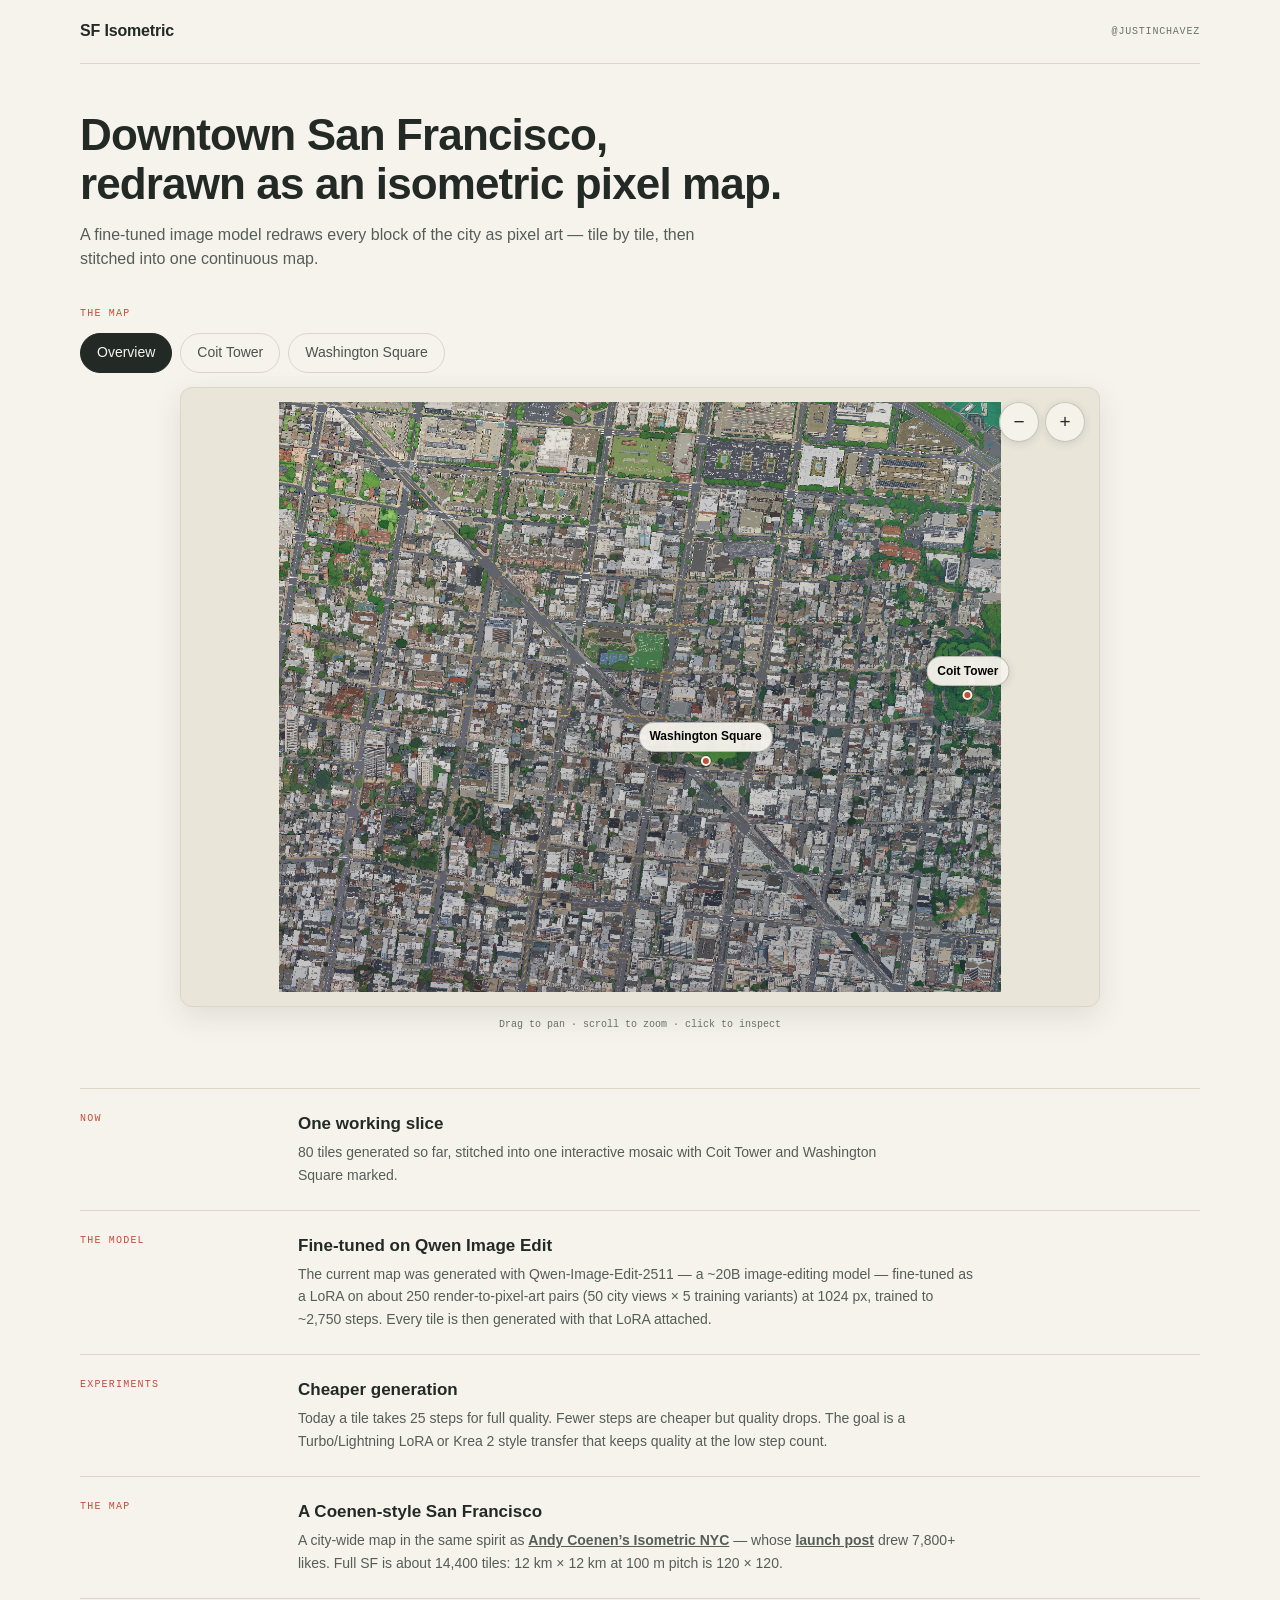
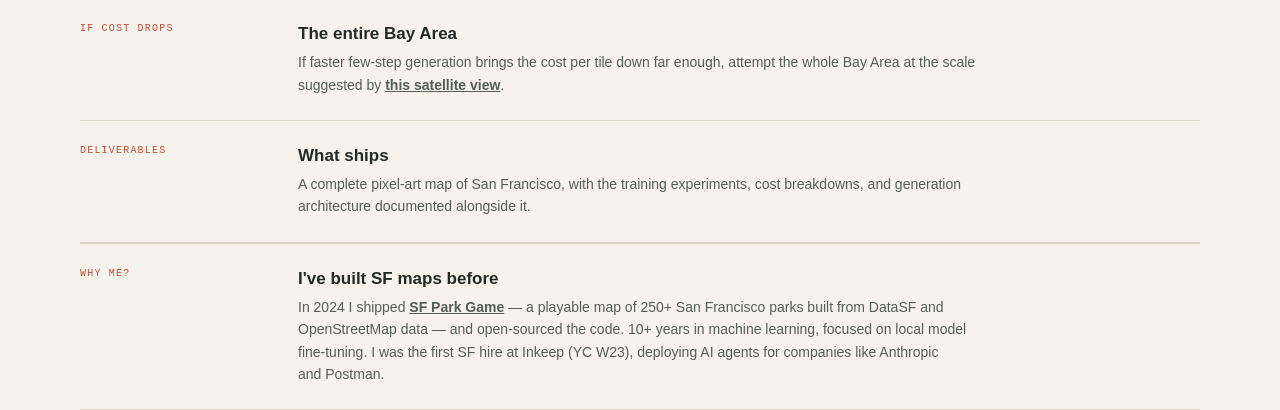
<file: pitch/index.html>
<!doctype html>
<html lang="en">
<head>
  <meta charset="UTF-8">
  <meta name="viewport" content="width=device-width, initial-scale=1">
  <meta name="description" content="SF Isometric — downtown San Francisco redrawn as an isometric map, tile by tile.">
  <title>SF Isometric</title>
  <link rel="stylesheet" href="styles.css">
  <script src="app.js" defer></script>
</head>
<body>
  <header class="site-header">
    <a class="wordmark" href="#top">SF Isometric</a>
    <a class="chip social" href="https://x.com/justinchavez" target="_blank" rel="noreferrer">@justinchavez</a>
  </header>

  <main id="top">
    <section class="intro">
      <h1>Downtown San Francisco, redrawn as an isometric pixel map.</h1>
      <p class="lede">A fine-tuned image model redraws every block of the city as pixel art — tile by tile, then stitched into one continuous map.</p>
    </section>

    <section class="map-section" aria-label="Interactive map">
      <div class="map-topline">
        <p class="section-label">The map</p>
      </div>

      <nav class="place-nav" aria-label="Jump to a place">
        <button type="button" class="place-button is-active" data-map-action="fit" aria-pressed="true">Overview</button>
        <button type="button" class="place-button" data-map-landmark="coit" aria-pressed="false">Coit Tower</button>
        <button type="button" class="place-button" data-map-landmark="washington" aria-pressed="false">Washington Square</button>
      </nav>

      <div class="map-canvas">
        <div id="map-viewport" class="map-viewport" role="application" aria-label="Interactive map of downtown San Francisco. Drag to pan, scroll to zoom, click a quadrant to inspect it.">
          <div id="map-stage" class="map-stage"></div>

          <button class="map-marker" type="button" data-map-landmark="coit" data-map-x="5376" data-map-y="2304" aria-label="Zoom to Coit Tower">
            <span>Coit Tower</span><i></i>
          </button>
          <button class="map-marker" type="button" data-map-landmark="washington" data-map-x="3328" data-map-y="2816" aria-label="Zoom to Washington Square">
            <span>Washington Square</span><i></i>
          </button>

          <div class="map-controls" aria-label="Zoom controls">
            <button type="button" data-map-action="out" aria-label="Zoom out">−</button>
            <button type="button" data-map-action="in" aria-label="Zoom in">+</button>
          </div>
        </div>
      </div>

      <p class="map-hint">Drag to pan · scroll to zoom · click to inspect</p>
    </section>

    <section class="strategy" aria-label="Strategy">
      <article>
        <p class="section-label">Now</p>
        <div>
          <h2>One working slice</h2>
          <p>80 tiles generated so far, stitched into one interactive mosaic with Coit Tower and Washington Square marked.</p>
        </div>
      </article>

      <article>
        <p class="section-label">The model</p>
        <div>
          <h2>Fine-tuned on Qwen Image Edit</h2>
          <p>The current map was generated with Qwen-Image-Edit-2511 — a ~20B image-editing model — fine-tuned as a LoRA on about 250 render-to-pixel-art pairs (50 city views × 5 training variants) at 1024 px, trained to ~2,750 steps. Every tile is then generated with that LoRA attached.</p>
        </div>
      </article>

      <article>
        <p class="section-label">Experiments</p>
        <div>
          <h2>Cheaper generation</h2>
          <p>Today a tile takes 25 steps for full quality. Fewer steps are cheaper but quality drops. The goal is a Turbo/Lightning LoRA or Krea 2 style transfer that keeps quality at the low step count.</p>
        </div>
      </article>

      <article>
        <p class="section-label">The map</p>
        <div>
          <h2>A Coenen-style San Francisco</h2>
          <p>A city-wide map in the same spirit as <a href="https://isometric.nyc/" target="_blank" rel="noreferrer">Andy Coenen’s Isometric NYC</a> — whose <a href="https://x.com/_coenen/status/2014359718697799989" target="_blank" rel="noreferrer">launch post</a> drew 7,800+ likes. Full SF is about 14,400 tiles: 12 km × 12 km at 100 m pitch is 120 × 120.</p>
        </div>
      </article>

      <article>
        <p class="section-label">If cost drops</p>
        <div>
          <h2>The entire Bay Area</h2>
          <p>If faster few-step generation brings the cost per tile down far enough, attempt the whole Bay Area at the scale suggested by <a href="https://www.reddit.com/r/interestingasfuck/comments/1p6v65l/sf_bay_seen_from_400_mi_away_worldview3_satellite/" target="_blank" rel="noreferrer">this satellite view</a>.</p>
        </div>
      </article>

      <article>
        <p class="section-label">Deliverables</p>
        <div>
          <h2>What ships</h2>
          <p>A complete pixel-art map of San Francisco, with the training experiments, cost breakdowns, and generation architecture documented alongside it.</p>
        </div>
      </article>
    </section>

    <section class="strategy" aria-label="Why me">
      <article>
        <p class="section-label">Why me?</p>
        <div>
          <h2>I've built SF maps before</h2>
          <p>In 2024 I shipped <a href="https://x.com/justinchavez/status/1776285549067919564" target="_blank" rel="noreferrer">SF Park Game</a> — a playable map of 250+ San Francisco parks built from DataSF and OpenStreetMap data — and open-sourced the code. 10+ years in machine learning, focused on local model fine-tuning. I was the first SF hire at Inkeep (YC W23), deploying AI agents for companies like Anthropic and Postman.</p>
        </div>
      </article>
    </section>
  </main>

  <dialog id="lightbox" class="lightbox">
    <button id="lightbox-close" class="lightbox-close" aria-label="Close">×</button>
    <img id="lightbox-image" alt="">
    <p id="lightbox-caption"></p>
  </dialog>
</body>
</html>
</file>
<file: pitch/styles.css>
:root {
  --paper: #f6f3ec;
  --ink: #232a26;
  --muted: #6b736d;
  --faint: #9aa09b;
  --line: #dcd6c9;
  --accent: #c14e39;
  --wash: #e9e5d9;
  --shadow: 0 10px 30px rgba(35, 42, 38, .10);
  --sans: -apple-system, BlinkMacSystemFont, "Segoe UI", Roboto, Helvetica, Arial, sans-serif;
  --mono: ui-monospace, "SF Mono", SFMono-Regular, Menlo, Consolas, monospace;
}

* { box-sizing: border-box; }
html { scroll-behavior: smooth; }
body {
  margin: 0;
  background: var(--paper);
  color: var(--ink);
  font-family: var(--sans);
  font-size: 15px;
  line-height: 1.55;
  -webkit-font-smoothing: antialiased;
}
button { font: inherit; }
a { color: inherit; }
a:hover { color: var(--accent); }
h1, h2, p { margin-top: 0; }
button:focus-visible, a:focus-visible { outline: 2px solid var(--accent); outline-offset: 2px; }

.site-header,
main,
.site-footer {
  width: min(1120px, calc(100% - 48px));
  margin-inline: auto;
}

.site-header {
  min-height: 64px;
  display: flex;
  align-items: center;
  justify-content: space-between;
  border-bottom: 1px solid var(--line);
}
.wordmark {
  font-size: 16px;
  font-weight: 700;
  letter-spacing: -.01em;
  text-decoration: none;
}
.chip {
  display: inline-flex;
  align-items: center;
  gap: 7px;
  color: var(--muted);
  font: 10px var(--mono);
  letter-spacing: .08em;
  text-transform: uppercase;
  text-decoration: none;
}
.chip.social:hover { color: var(--accent); }
.dot {
  display: inline-block;
  flex: none;
  width: 7px;
  height: 7px;
  border-radius: 50%;
  background: var(--accent);
}
.dot.ready { background: #4e8a5e; }

.intro { max-width: 780px; padding: 46px 0 32px; }
h1 {
  margin-bottom: 0;
  font-size: clamp(28px, 4.2vw, 44px);
  font-weight: 700;
  line-height: 1.12;
  letter-spacing: -.02em;
  text-wrap: balance;
}
.lede {
  max-width: 640px;
  margin: 14px 0 0;
  color: #555d57;
  font-size: 16px;
}

.map-section { padding: 4px 0 58px; }
.map-topline {
  display: flex;
  align-items: baseline;
  justify-content: space-between;
  gap: 16px;
  margin-bottom: 14px;
}
.section-label {
  margin: 0;
  color: var(--accent);
  font: 10px var(--mono);
  letter-spacing: .12em;
  text-transform: uppercase;
}
.map-caption { margin: 0; color: var(--muted); font: 11px var(--mono); }

.place-nav {
  display: flex;
  flex-wrap: wrap;
  gap: 8px;
  margin-bottom: 14px;
}
.place-button {
  min-height: 40px;
  padding: 0 16px;
  border: 1px solid var(--line);
  border-radius: 999px;
  background: transparent;
  color: #4a534d;
  font-size: 14px;
  cursor: pointer;
}
.place-button:hover { border-color: var(--faint); background: rgba(255, 255, 255, .5); }
.place-button.is-active {
  border-color: var(--ink);
  background: var(--ink);
  color: var(--paper);
}

.map-canvas { width: min(100%, 920px); margin-inline: auto; }
.map-viewport {
  position: relative;
  height: min(72vh, 620px);
  min-height: 400px;
  overflow: hidden;
  border: 1px solid var(--line);
  border-radius: 12px;
  background: var(--wash);
  box-shadow: var(--shadow);
  cursor: grab;
  touch-action: none;
  user-select: none;
  -webkit-user-select: none;
}
.map-viewport.is-dragging { cursor: grabbing; }
.map-stage {
  position: absolute;
  top: 0;
  left: 0;
  transform-origin: 0 0;
  user-select: none;
  -webkit-user-select: none;
  will-change: transform;
}
.map-viewport.is-animating .map-stage {
  transition: transform 480ms cubic-bezier(.22, .75, .25, 1);
}
.quadrant {
  position: absolute;
  width: 512px;
  height: 512px;
  image-rendering: pixelated;
  pointer-events: none;
  user-select: none;
  -webkit-user-select: none;
  -webkit-user-drag: none;
}

/* Landmark labels live on the map itself, anchored at their real position. */
.map-marker {
  position: absolute;
  z-index: 3;
  display: grid;
  justify-items: center;
  gap: 4px;
  padding: 0;
  border: 0;
  background: none;
  cursor: pointer;
  transform: translate(-50%, calc(-100% + 3px));
}
.map-viewport.is-animating .map-marker {
  transition: left 480ms cubic-bezier(.22, .75, .25, 1),
              top 480ms cubic-bezier(.22, .75, .25, 1);
}
.map-marker span {
  display: flex;
  align-items: center;
  min-height: 30px;
  padding: 0 10px;
  border: 1px solid rgba(35, 42, 38, .28);
  border-radius: 999px;
  background: rgba(246, 243, 236, .95);
  box-shadow: 0 2px 8px rgba(35, 42, 38, .12);
  font-size: 12px;
  font-weight: 600;
  white-space: nowrap;
}
.map-marker i {
  width: 10px;
  height: 10px;
  border-radius: 50%;
  background: var(--accent);
  border: 2.5px solid var(--paper);
  box-shadow: 0 0 0 1px rgba(35, 42, 38, .45);
}
.map-marker:hover span,
.map-marker.is-active span { border-color: var(--ink); }

.map-controls {
  position: absolute;
  z-index: 4;
  top: 14px;
  right: 14px;
  display: flex;
  gap: 6px;
}
.map-controls button {
  width: 40px;
  height: 40px;
  border: 1px solid rgba(35, 42, 38, .22);
  border-radius: 50%;
  background: rgba(246, 243, 236, .92);
  box-shadow: 0 2px 8px rgba(35, 42, 38, .12);
  color: var(--ink);
  font-size: 19px;
  cursor: pointer;
}
.map-controls button:hover { border-color: var(--ink); background: var(--paper); }

.map-hint {
  margin: 12px 0 0;
  color: var(--muted);
  font: 10px var(--mono);
  text-align: center;
}

.strategy {
  border-top: 1px solid var(--line);
  border-bottom: 1px solid var(--line);
}
.strategy article {
  display: grid;
  grid-template-columns: 190px 1fr;
  gap: 28px;
  padding: 24px 0;
}
.strategy article + article { border-top: 1px solid var(--line); }
.strategy h2 { margin: 0 0 6px; font-size: 17px; line-height: 1.3; }
.strategy article > div > p:last-child {
  max-width: 680px;
  margin: 0;
  color: #555d57;
  font-size: 14px;
  line-height: 1.6;
  text-wrap: pretty;
}
.strategy a { font-weight: 600; }

.lightbox {
  width: min(90vw, 900px);
  max-height: 92vh;
  padding: 16px;
  border: 1px solid var(--line);
  border-radius: 12px;
  background: var(--paper);
}
.lightbox::backdrop { background: rgba(35, 42, 38, .72); }
.lightbox img {
  display: block;
  max-width: 100%;
  max-height: 78vh;
  margin: auto;
  image-rendering: pixelated;
}
.lightbox p { margin: 10px 0 0; color: var(--muted); font: 10px var(--mono); }
.lightbox-close {
  position: absolute;
  top: 8px;
  right: 10px;
  width: 40px;
  height: 40px;
  border: 0;
  background: none;
  color: var(--ink);
  font-size: 24px;
  cursor: pointer;
}

@media (max-width: 760px) {
  .site-header, main, .site-footer { width: calc(100% - 32px); }
  .intro { padding: 34px 0 24px; }
  .place-nav { display: grid; grid-template-columns: 1fr 1fr; }
  .place-button:first-child { grid-column: 1 / -1; }
  .map-viewport { height: 68vh; min-height: 380px; }
  .strategy article { grid-template-columns: 1fr; gap: 6px; padding: 22px 0; }
  .map-topline { align-items: flex-start; flex-direction: column; gap: 4px; }
}

@media (prefers-reduced-motion: reduce) {
  html { scroll-behavior: auto; }
  .map-viewport.is-animating .map-stage,
  .map-viewport.is-animating .map-marker { transition: none; }
}
</file>
